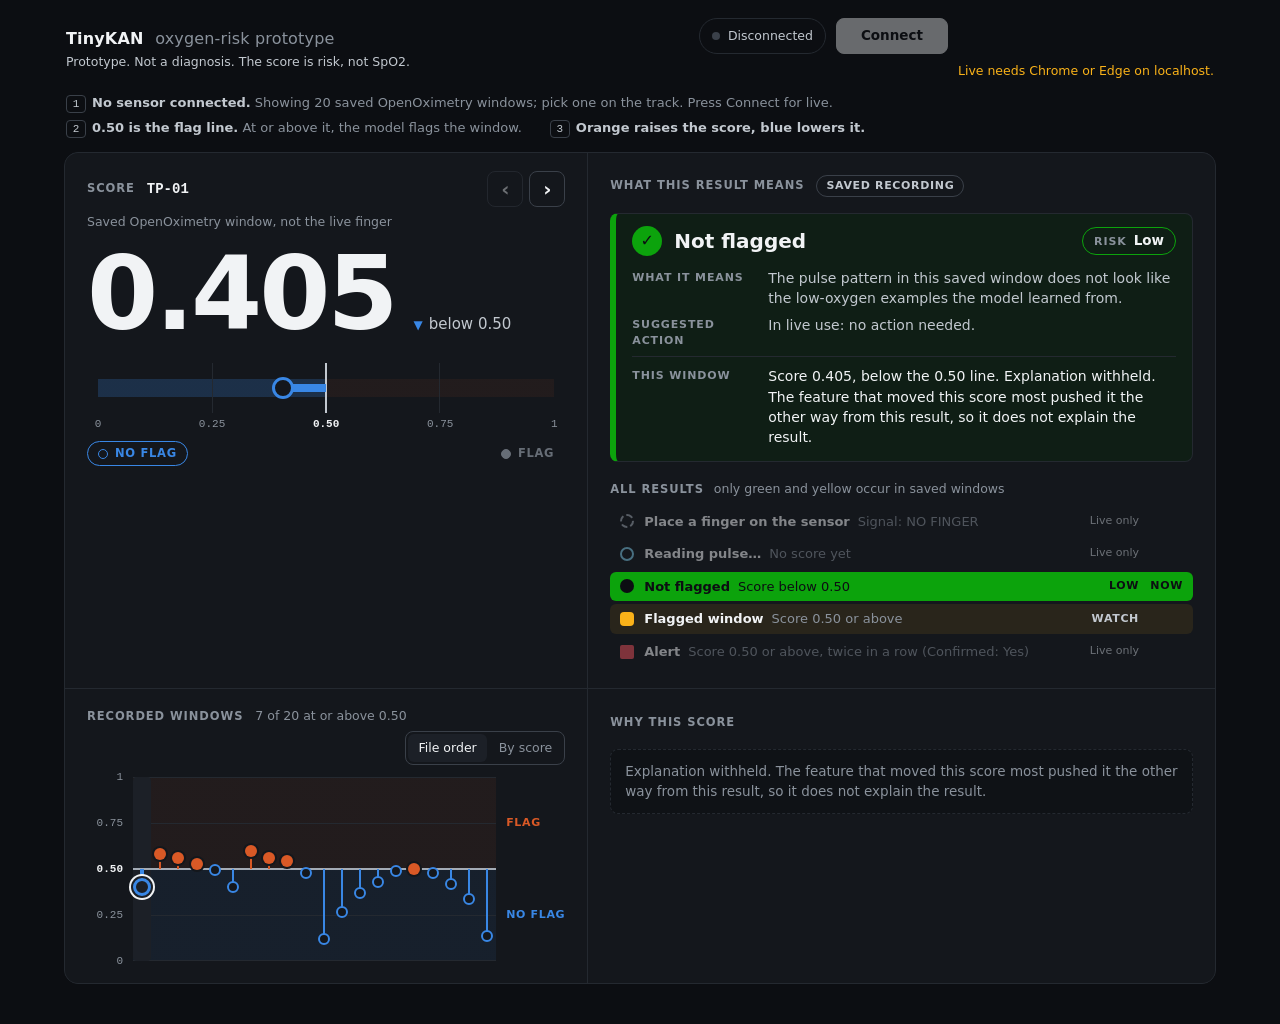
<file: dashboard/index.html>
<!DOCTYPE html>
<html lang="en">
<head>
  <meta charset="UTF-8">
  <meta name="viewport" content="width=device-width, initial-scale=1.0">
  <title>TinyKAN oxygen-risk prototype</title>
  <link rel="stylesheet" href="styles.css">
</head>
<body class="dash" data-mode="replay">
  <a class="skip" href="#main">Skip to dashboard</a>

  <header class="bar">
    <div class="brand">
      <h1>TinyKAN <span>oxygen-risk prototype</span></h1>
      <p class="disclaimer">Prototype. Not a diagnosis. The score is risk, not SpO2.</p>
    </div>
    <div class="link">
      <div class="link-status" role="status" aria-live="polite">
        <span class="dot" id="statusDot" aria-hidden="true"></span>
        <span id="statusText">Disconnected</span>
      </div>
      <button class="primary" id="connectBtn" type="button">Connect</button>
      <p class="not-supported" id="notSupported" hidden>Live needs Chrome or Edge on localhost.</p>
    </div>
  </header>

  <main id="main">
    <!-- How to read, three short steps. Which set shows depends on the mode. -->
    <ol class="howto howto-replay" aria-label="How to read this page">
      <li><b>No sensor connected.</b> Showing 20 saved OpenOximetry windows; pick one on the track. Press Connect for live.</li>
      <li><b>0.50 is the flag line.</b> At or above it, the model flags the window.</li>
      <li><b>Orange raises the score, blue lowers it.</b></li>
    </ol>
    <ol class="howto howto-live" aria-label="How to read this page">
      <li><b>Keep still.</b> First result after about 15 s, then every 5 s.</li>
      <li><b>Two in a row is the alert.</b></li>
      <li><b>The score is not an oxygen reading.</b></li>
    </ol>

    <!-- Recorded OpenOximetry windows. No sensor data exists for these rows. -->
    <section class="view" id="replayView" aria-label="Recorded windows">
      <div class="face replay-face">
        <div class="cell c-score">
          <div class="cell-head">
            <h2>Score</h2>
            <span class="sel-id" id="selId">—</span>
            <div class="stepper">
              <button type="button" id="prevBtn" aria-label="Previous window">&#8249;</button>
              <button type="button" id="nextBtn" aria-label="Next window">&#8250;</button>
            </div>
          </div>
          <p class="src">Saved OpenOximetry window, not the live finger</p>
          <div class="readout" id="replayScore">
            <div class="readout-row">
              <span class="readout-num" data-role="num">—</span>
              <span class="readout-rel" data-role="rel"></span>
            </div>
            <div class="meter" data-role="gauge"></div>
            <div class="zones" aria-hidden="true"><span>No flag</span><span>Flag</span></div>
          </div>
        </div>

        <!-- What this result means: the results guide, current band lit. -->
        <div class="cell c-guide" id="replayGuide">
          <div class="cell-head">
            <h2>What this result means</h2>
            <span class="tag">Saved recording</span>
          </div>
          <div class="guide" data-role="card" data-level="off">
            <div class="guide-head">
              <span class="guide-icon" aria-hidden="true"></span>
              <div class="guide-title" data-role="title">—</div>
              <div class="guide-risk"><span>Risk</span> <b data-role="risk">—</b></div>
            </div>
            <dl class="guide-rows">
              <div><dt>What it means</dt><dd data-role="meaning"></dd></div>
              <div><dt>Suggested action</dt><dd data-role="action"></dd></div>
              <div class="guide-clue"><dt>This window</dt><dd data-role="clue"></dd></div>
            </dl>
          </div>
          <div class="guide-key">
            <span class="label">All results</span>
            <span class="meta">only green and yellow occur in saved windows</span>
          </div>
          <ol class="guide-legend" data-role="legend" aria-label="All results. The current one is marked."></ol>
        </div>

        <div class="cell c-strip">
          <div class="cell-head">
            <h2>Recorded windows</h2>
            <span class="meta" id="windowCount"></span>
            <div class="seg" role="group" aria-label="Order">
              <button type="button" id="orderFile" aria-pressed="true">File order</button>
              <button type="button" id="orderScore" aria-pressed="false">By score</button>
            </div>
          </div>
          <div class="strip-wrap" id="stripWrap">
            <div class="strip-axis" id="stripAxis" aria-hidden="true"></div>
            <div class="strip" id="windowList" role="listbox" tabindex="0" aria-label="Firmware score per window against 0.50. Arrow keys select."></div>
            <div class="strip-zones" aria-hidden="true"><span>Flag</span><span>No flag</span></div>
          </div>
        </div>

        <div class="cell c-why">
          <div class="cell-head"><h2>Why this score</h2></div>
          <div class="drivers" id="replayDrivers" role="list"></div>
        </div>
      </div>
    </section>

    <!-- Live Bluetooth from OxygenRiskDemo. -->
    <section class="view" id="liveView" aria-label="Live" hidden>
      <div class="face live-face">
        <!-- 1. Verdict, score, Candidate / Confirmed. -->
        <div class="cell c-score">
          <div class="cell-head">
            <h2>Score</h2>
            <span class="tag live-tag">Live</span>
            <span class="tag held" id="heldTag" hidden>last window</span>
          </div>
          <div class="verdict" id="verdict" data-level="off" role="status" aria-live="polite">
            <span class="verdict-icon" aria-hidden="true"></span>
            <div class="verdict-text">
              <div class="verdict-title" id="verdictTitle">—</div>
              <div class="verdict-detail" id="verdictDetail"></div>
            </div>
            <div class="warm" id="warm" hidden><span id="warmBar"></span></div>
          </div>
          <div class="readout" id="liveScore">
            <div class="readout-row">
              <span class="readout-num" data-role="num">—</span>
              <span class="readout-rel" data-role="rel"></span>
            </div>
            <div class="meter" data-role="gauge"></div>
            <div class="zones" aria-hidden="true"><span>No flag</span><span>Flag</span></div>
          </div>
          <div class="lamps">
            <div class="lamp" id="candidateTile">
              <div class="label">Candidate <span>≥ 0.50</span></div>
              <div class="lamp-value" id="candidateValue">—</div>
              <div class="hint">This window over the line?</div>
            </div>
            <div class="lamp" id="confirmedTile">
              <div class="label">Confirmed <span>N = 2</span></div>
              <div class="lamp-value" id="confirmedValue">—</div>
              <div class="hint">Two windows in a row?</div>
            </div>
          </div>
        </div>

        <!-- What this result means: the results guide, current band lit. -->
        <div class="cell c-guide" id="liveGuide">
          <div class="cell-head"><h2>What this result means</h2></div>
          <div class="guide" data-role="card" data-level="off" role="status" aria-live="polite">
            <div class="guide-head">
              <span class="guide-icon" aria-hidden="true"></span>
              <div class="guide-title" data-role="title">—</div>
              <div class="guide-risk"><span>Risk</span> <b data-role="risk">—</b></div>
            </div>
            <dl class="guide-rows">
              <div><dt>What it means</dt><dd data-role="meaning"></dd></div>
              <div><dt>Suggested action</dt><dd data-role="action"></dd></div>
              <div class="guide-clue"><dt>Right now</dt><dd data-role="clue"></dd></div>
            </dl>
          </div>
          <div class="guide-key">
            <span class="label">All results</span>
            <span class="meta">the current one is marked</span>
          </div>
          <ol class="guide-legend" data-role="legend" aria-label="All results. The current one is marked."></ol>
        </div>

        <!-- 2. Sensor: signal, SpO2 est, HR, model sat. est (newer images), infrared counts. -->
        <div class="cell c-sensor">
          <div class="cell-head"><h2>Sensor</h2></div>
          <div class="readings">
            <div class="reading" id="signalTile">
              <div class="label">Signal</div>
              <div class="reading-value" id="signalValue">—</div>
              <div class="hint">Finger placement</div>
            </div>
            <div class="reading" id="spo2Tile">
              <div class="label">SpO2 est</div>
              <div class="reading-value" id="spo2Value">—</div>
              <div class="hint">Red/IR estimate · uncalibrated · not the model</div>
            </div>
            <div class="reading" id="hrTile">
              <div class="label">HR</div>
              <div class="reading-value" id="hrValue">—</div>
              <div class="hint">Beats per minute</div>
            </div>
            <!-- Field 10, newer images only. Label and note from dashboard_core.js. -->
            <div class="reading" id="satTile" hidden>
              <div class="label" id="satLabel"></div>
              <div class="reading-value" id="satValue">—</div>
              <div class="hint" id="satNote"></div>
            </div>
          </div>
          <div class="trace">
            <div class="trace-head">
              <span class="label">Infrared counts</span>
              <span class="trace-note">moves when the finger moves</span>
              <span class="trace-now" id="irNow">—</span>
            </div>
            <canvas id="irTrace" role="img" aria-label="Infrared counts"></canvas>
          </div>
        </div>

        <!-- 3. Why this score, then the recent windows. -->
        <div class="cell c-why">
          <div class="cell-head"><h2>Why this score</h2><span class="meta" id="xaiRefNote" hidden></span></div>
          <div class="drivers" id="liveDrivers" role="list"></div>

          <div class="cell-head sub">
            <h2>Recent windows</h2>
            <span class="meta">one row per result</span>
          </div>
          <table class="recent">
            <thead>
              <tr><th scope="col">Time</th><th scope="col" class="c-track"><span class="sr">Score vs 0.50</span></th><th scope="col">Score</th><th scope="col">≥ 0.50</th><th scope="col">Alert</th><th scope="col">Main clue</th></tr>
            </thead>
            <tbody id="recentBody"></tbody>
          </table>
        </div>
      </div>

      <details class="sentence">
        <summary>Text summary</summary>
        <p id="liveSentence"></p>
      </details>
    </section>
  </main>

  <script src="dashboard_core.js"></script>
  <script src="dashboard_view.js"></script>
  <script src="replay_windows.js"></script>
  <script src="app.js"></script>
</body>
</html>
</file>
<file: dashboard/styles.css>
:root {
  color-scheme: dark;
  --plane: #0c0e12;
  --surface: #14171c;
  --surface-2: #1c2027;
  --well: #0f1216;
  --line: #242930;
  --axis: #3a4049;
  --threshold: #a3abb5;
  --ink: #f1f3f5;
  --ink-2: #c2c8cf;
  --ink-3: #8a929c;
  /* Diverging pair, validated for CVD on --surface: warm = at or above 0.50 and
     toward risk; cool = below 0.50 and toward normal. Never color alone. */
  --risk: #d95926;
  --normal: #3987e5;
  --good: #0ca30c;
  --warning: #fab219;
  /* Faint washes of the same pair, for the flag / no-flag halves of a scale. */
  --risk-wash: rgba(217, 89, 38, 0.07);
  --normal-wash: rgba(57, 135, 229, 0.08);
  --sans: system-ui, -apple-system, "Segoe UI", sans-serif;
  --mono: "Cascadia Mono", "Cascadia Code", Consolas, ui-monospace, monospace;
  --radius: 10px;
  --bg: var(--surface);
}

* { box-sizing: border-box; margin: 0; padding: 0; }

/* =========================================================================
   Shared with survey.html. The survey loads this file and is mid-pilot, so
   its graded stimulus must look the same for every participant. Leave this
   section alone until the pilot closes; restyle the dashboard further down,
   under body.dash.
   ========================================================================= */

body {
  font-family: var(--sans);
  font-size: 15px;
  line-height: 1.45;
  background: var(--plane);
  color: var(--ink);
  min-height: 100dvh;
  max-width: 1160px;
  margin: 0 auto;
  padding: 20px 24px 32px;
}

[hidden] { display: none !important; }

.skip {
  position: absolute;
  left: 12px;
  top: 12px;
  padding: 8px 14px;
  background: var(--ink);
  color: var(--plane);
  border-radius: 8px;
  font-weight: 600;
  text-decoration: none;
  transform: translateY(-200%);
}
.skip:focus { transform: none; z-index: 10; }

.sr {
  position: absolute;
  width: 1px;
  height: 1px;
  overflow: hidden;
  clip: rect(0 0 0 0);
  white-space: nowrap;
}

.topbar {
  display: flex;
  flex-wrap: wrap;
  align-items: center;
  justify-content: space-between;
  gap: 12px 24px;
  padding-bottom: 16px;
  margin-bottom: 20px;
  border-bottom: 1px solid var(--line);
}
h1 { font-size: 17px; font-weight: 650; letter-spacing: 0.01em; }
h1 span { font-weight: 400; color: var(--ink-3); margin-left: 6px; }
.disclaimer { font-size: 13px; color: var(--ink-2); margin-top: 2px; }

button {
  font: inherit;
  font-size: 13.5px;
  font-weight: 600;
  color: var(--ink);
  background: transparent;
  border: 1px solid var(--axis);
  border-radius: 8px;
  min-height: 36px;
  padding: 6px 14px;
  cursor: pointer;
  touch-action: manipulation;
  transition: background-color 140ms ease-out, border-color 140ms ease-out;
}
button:hover { background: var(--surface-2); }
button:focus-visible { outline: 2px solid var(--ink); outline-offset: 2px; }
button:disabled { opacity: 0.4; cursor: not-allowed; }
button:disabled:hover { background: transparent; }
button.primary { background: var(--ink); color: var(--plane); border-color: var(--ink); min-width: 112px; }
button.primary:hover { background: #d9dde2; }

.panel {
  background: var(--surface);
  border: 1px solid var(--line);
  border-radius: var(--radius);
  padding: 16px 18px 18px;
  min-width: 0;
}
.panel-head {
  display: flex;
  flex-wrap: wrap;
  align-items: center;
  gap: 8px 10px;
  margin-bottom: 14px;
  min-height: 32px;
}
h2, .label {
  font-size: 11.5px;
  font-weight: 600;
  letter-spacing: 0.08em;
  text-transform: uppercase;
  color: var(--ink-3);
}
.label span { letter-spacing: 0.02em; text-transform: none; color: var(--ink-3); font-weight: 400; margin-left: 4px; }
.tag {
  font-size: 11px;
  font-weight: 600;
  letter-spacing: 0.06em;
  text-transform: uppercase;
  color: var(--ink-2);
  border: 1px solid var(--axis);
  border-radius: 999px;
  padding: 2px 9px;
}
.muted { color: var(--ink-3); font-size: 13.5px; }

/* Score track: shared by the survey gauge and the dashboard gauge and table. */

.track {
  position: relative;
  display: block;
  height: 100%;
  min-height: 18px;
  background:
    linear-gradient(var(--line), var(--line)) 25% 0 / 1px 100% no-repeat,
    linear-gradient(var(--line), var(--line)) 75% 0 / 1px 100% no-repeat;
}
.track::before {
  content: "";
  position: absolute;
  left: var(--t, 50%);
  top: 0;
  bottom: 0;
  width: 1px;
  background: var(--threshold);
}
.track .stem {
  position: absolute;
  top: 50%;
  height: 2px;
  transform: translateY(-50%);
  background: var(--axis);
}
.track .mark {
  position: absolute;
  top: 50%;
  width: 10px;
  height: 10px;
  border-radius: 50%;
  transform: translate(-50%, -50%);
}
.track[data-side="above"] .stem { background: var(--risk); }
.track[data-side="below"] .stem { background: var(--normal); }
/* Filled at or above 0.50, hollow below: shape carries the decision. */
.track[data-side="above"] .mark { background: var(--risk); box-shadow: 0 0 0 2px var(--bg); }
.track[data-side="below"] .mark { background: var(--bg); border: 2px solid var(--normal); }

.track.lg { height: 44px; }
.track.lg::before { width: 2px; margin-left: -0.5px; }
.track.lg .stem { height: 8px; }
.track.lg[data-side="above"] .stem { border-radius: 0 4px 4px 0; }
.track.lg[data-side="below"] .stem { border-radius: 4px 0 0 4px; }
.track.lg .mark { width: 18px; height: 18px; }
.track.lg[data-side="below"] .mark { border-width: 3px; }

/* Score readout (survey window card). */

.score .label { margin-bottom: 4px; }
.score-row { display: flex; flex-wrap: wrap; align-items: baseline; gap: 6px 16px; }
.score-num { font-size: 64px; font-weight: 600; line-height: 1.05; letter-spacing: -0.02em; }
.score[data-side="none"] .score-num { color: var(--ink-3); }
.score-rel { font-size: 15px; color: var(--ink-2); }
.score-rel .glyph { margin-right: 6px; font-size: 12px; }
.score[data-side="above"] .glyph { color: var(--risk); }
.score[data-side="below"] .glyph { color: var(--normal); }
.gauge { margin-top: 10px; padding: 0 9px; }
.gauge-ticks { position: relative; display: block; height: 18px; margin-top: 4px; }
.gauge-ticks i {
  position: absolute;
  top: 0;
  transform: translateX(-50%);
  font-style: normal;
  font-family: var(--mono);
  font-size: 11px;
  color: var(--ink-3);
  font-variant-numeric: tabular-nums;
}
.gauge-ticks i.t { color: var(--ink); font-weight: 600; }
/* Faint halves behind the big gauge: left of 0.50 no flag, right flag. */
.gauge .track.lg {
  background:
    linear-gradient(var(--line), var(--line)) 25% 0 / 1px 100% no-repeat,
    linear-gradient(var(--line), var(--line)) 75% 0 / 1px 100% no-repeat,
    linear-gradient(90deg, rgba(57, 135, 229, 0.10) 0 50%, rgba(217, 89, 38, 0.10) 50% 100%) 0 50% / 100% 14px no-repeat;
}

/* Signed driver bars. */

.drivers-block { margin-top: 26px; }
.drivers-block > .label { margin-bottom: 6px; }
.driver,
.driver-axis {
  display: grid;
  grid-template-columns: minmax(130px, 210px) minmax(0, 1fr) 96px;
  gap: 14px;
  align-items: center;
}
.driver { padding: 9px 0; border-bottom: 1px solid var(--line); }
.driver-name {
  display: block;
  font-family: var(--mono);
  font-size: 13px;
  color: var(--ink);
  overflow-wrap: anywhere;
}
.driver-gloss { display: block; font-size: 12.5px; color: var(--ink-3); }
.driver-track { position: relative; height: 24px; }
.driver-track::before {
  content: "";
  position: absolute;
  left: 50%;
  top: 0;
  bottom: 0;
  width: 1px;
  background: var(--threshold);
}
.driver-bar {
  position: absolute;
  top: 50%;
  height: 12px;
  transform: translateY(-50%);
  transition: width 160ms ease-out, left 160ms ease-out;
}
.driver.risk .driver-bar { background: var(--risk); border-radius: 0 4px 4px 0; }
.driver.normal .driver-bar { background: var(--normal); border-radius: 4px 0 0 4px; }
.driver-value { text-align: right; }
.driver-delta {
  display: block;
  font-family: var(--mono);
  font-size: 13.5px;
  color: var(--ink);
  font-variant-numeric: tabular-nums;
}
.driver-dir { display: block; font-size: 12px; color: var(--ink-3); }
.driver-axis { padding-top: 6px; }
.driver-scale { display: block; }
.driver-ticks,
.driver-sides { display: flex; justify-content: space-between; }
.driver-ticks i,
.driver-sides i { font-style: normal; font-size: 11px; color: var(--ink-3); }
.driver-ticks i { font-family: var(--mono); font-variant-numeric: tabular-nums; }

@media (max-width: 560px) {
  body { padding: 14px 14px 24px; }
  .score-num { font-size: 52px; }
  .driver { grid-template-columns: minmax(0, 1fr) 84px; row-gap: 6px; }
  .driver-label { grid-column: 1 / -1; }
  .driver-axis { grid-template-columns: minmax(0, 1fr) 84px; }
  .driver-axis > span:first-child { display: none; }
}

@media (forced-colors: active) {
  .track, .driver-track { forced-color-adjust: none; }
}

@media (prefers-reduced-motion: reduce) {
  *, *::before, *::after { transition-duration: 0.01ms !important; }
}

/* =========================================================================
   Dashboard face: index.html only. Rules here either sit under body.dash or
   use class names the survey never renders.

   One instrument: a single face split by hairlines into cells. The score is
   the largest thing on it. Shape repeats every color: filled at or above
   0.50, hollow below.
   ========================================================================= */

body.dash {
  max-width: 1200px;
  padding: 0 24px 40px;
  /* Status bands from the supervisor results guide. They colour the verdict
     and the result guide only; blue and orange stay for score side and driver
     direction. A title and a risk word always say the same thing. */
  --band-grey: #9aa3ad;
  --band-blue: #7cc6e4;
  --band-green: var(--good);
  --band-yellow: var(--warning);
  --band-red: #e8505b;
}
.verdict[data-level="off"], .guide[data-level="off"], .guide-legend [data-level="off"] { --band: var(--band-grey); }
.verdict[data-level="wait"], .guide[data-level="wait"], .guide-legend [data-level="wait"] { --band: var(--band-blue); }
.verdict[data-level="clear"], .guide[data-level="clear"], .guide-legend [data-level="clear"] { --band: var(--band-green); }
.verdict[data-level="watch"], .guide[data-level="watch"], .guide-legend [data-level="watch"] { --band: var(--band-yellow); }
.verdict[data-level="alert"], .guide[data-level="alert"], .guide-legend [data-level="alert"] { --band: var(--band-red); }

/* ---- Header ------------------------------------------------------------ */

.bar {
  display: flex;
  flex-wrap: wrap;
  align-items: center;
  justify-content: space-between;
  gap: 10px 24px;
  padding: 18px 2px 14px;
}
.dash h1 { font-size: 16px; }
.dash .disclaimer { font-size: 12.5px; }

.link { display: flex; flex-wrap: wrap; align-items: center; gap: 8px 10px; }
.link-status {
  display: flex;
  align-items: center;
  gap: 8px;
  min-height: 36px;
  padding: 0 12px;
  border: 1px solid var(--line);
  border-radius: 999px;
  font-size: 12.5px;
  color: var(--ink-2);
}
.dot {
  flex: none;
  width: 8px;
  height: 8px;
  border-radius: 50%;
  background: var(--axis);
  transition: box-shadow 160ms ease-out;
}
.dot.connected { background: var(--good); }
/* Packet received: a neutral hairline ring for link traffic. Not a glow, and
   not a heartbeat. */
.dot.pulse { box-shadow: 0 0 0 2px var(--surface), 0 0 0 3px var(--ink-3); }
.not-supported { flex-basis: 100%; text-align: right; font-size: 12.5px; color: var(--warning); }
button.primary.connected { background: transparent; color: var(--ink); border-color: var(--axis); }
button.primary.connected:hover { background: var(--surface-2); }

/* ---- How to read: one quiet line, mode-specific ------------------------- */

.howto {
  list-style: none;
  counter-reset: step;
  display: flex;
  flex-wrap: wrap;
  gap: 6px 28px;
  margin: 0 2px 14px;
  font-size: 13px;
  color: var(--ink-3);
}
.howto li { counter-increment: step; position: relative; padding-left: 26px; }
.howto li::before {
  content: counter(step);
  position: absolute;
  left: 0;
  top: 1px;
  min-width: 18px;
  font-family: var(--mono);
  font-size: 11px;
  line-height: 16px;
  text-align: center;
  color: var(--ink-2);
  border: 1px solid var(--axis);
  border-radius: 4px;
}
.howto b { color: var(--ink-2); font-weight: 600; }
body[data-mode="live"] .howto-replay,
body[data-mode="replay"] .howto-live { display: none; }

/* ---- Face and cells ---------------------------------------------------- */

.view { display: grid; gap: 12px; }

.face {
  display: grid;
  grid-template-columns: minmax(0, 5fr) minmax(0, 6fr);
  gap: 1px;
  background: var(--line);
  border: 1px solid var(--line);
  border-radius: 14px;
  overflow: hidden;
}
/* What the result means sits beside the score it explains. */
.replay-face { grid-template-areas: "score guide" "strip why"; }
.live-face { grid-template-areas: "score guide" "sensor why"; }

.cell {
  --pad-x: 22px;
  background: var(--surface);
  padding: 18px var(--pad-x) 22px;
  min-width: 0;
}
.c-score { grid-area: score; }
.c-why { grid-area: why; }
.c-sensor { grid-area: sensor; }
.c-strip { grid-area: strip; }
.c-guide { grid-area: guide; }

.cell-head {
  display: flex;
  flex-wrap: wrap;
  align-items: center;
  gap: 6px 12px;
  min-height: 30px;
  margin-bottom: 12px;
}
/* Second heading inside a cell: full-bleed hairline above it. */
.cell-head.sub {
  margin: 26px calc(-1 * var(--pad-x)) 10px;
  padding: 16px var(--pad-x) 0;
  border-top: 1px solid var(--line);
}
.meta { font-size: 12.5px; color: var(--ink-3); }
.hint { margin-top: 3px; font-size: 12px; color: var(--ink-3); }

.tag.live-tag { color: var(--ink); border-color: var(--good); }
.tag.held { color: var(--ink-3); text-transform: none; letter-spacing: 0.02em; font-weight: 400; }
.sel-id { font-family: var(--mono); font-size: 14px; font-weight: 600; color: var(--ink); }
.src { margin: -6px 0 12px; font-size: 12.5px; color: var(--ink-3); }

.stepper { margin-left: auto; display: flex; gap: 6px; }
.stepper button { width: 36px; padding: 0; font-size: 20px; line-height: 1; }

.seg {
  margin-left: auto;
  display: inline-flex;
  border: 1px solid var(--axis);
  border-radius: 8px;
  padding: 2px;
  gap: 2px;
}
.seg button { border: 0; min-height: 28px; padding: 3px 10px; font-size: 12.5px; font-weight: 500; color: var(--ink-3); border-radius: 6px; }
.seg button[aria-pressed="true"] { background: var(--surface-2); color: var(--ink); }

/* ---- Score readout: number, relation, gauge, flag zone ------------------ */

.readout-row { display: flex; flex-wrap: wrap; align-items: baseline; gap: 4px 18px; }
.readout-num {
  font-size: clamp(60px, 8vw, 104px);
  font-weight: 600;
  line-height: 1;
  letter-spacing: -0.03em;
  font-variant-numeric: tabular-nums;
}
.readout[data-side="none"] .readout-num { color: var(--axis); font-weight: 300; }
.readout-rel { font-size: 15px; color: var(--ink-2); white-space: nowrap; }
.readout-rel .glyph { margin-right: 6px; font-size: 12px; }
.readout[data-side="above"] .glyph { color: var(--risk); }
.readout[data-side="below"] .glyph { color: var(--normal); }

.meter { margin-top: 18px; padding: 0 11px; }
/* The half the mark sits in is washed a little stronger. */
.dash .meter .track.lg {
  --lo: var(--normal-wash);
  --hi: var(--risk-wash);
  height: 50px;
  background:
    linear-gradient(var(--line), var(--line)) 25% 0 / 1px 100% no-repeat,
    linear-gradient(var(--line), var(--line)) 75% 0 / 1px 100% no-repeat,
    linear-gradient(90deg, var(--lo) 0 var(--t, 50%), var(--hi) var(--t, 50%) 100%) 0 50% / 100% 18px no-repeat;
}
.dash .meter .track.lg[data-side="above"] { --hi: rgba(217, 89, 38, 0.22); }
.dash .meter .track.lg[data-side="below"] { --lo: rgba(57, 135, 229, 0.22); }
.dash .meter .track.lg::before { width: 2px; margin-left: -1px; background: var(--ink-2); }
.dash .meter .track.lg .mark { width: 22px; height: 22px; }

.zones {
  display: flex;
  justify-content: space-between;
  margin-top: 6px;
  font-size: 11.5px;
  font-weight: 650;
  letter-spacing: 0.06em;
  text-transform: uppercase;
  color: var(--ink-3);
}
.zones span {
  display: inline-flex;
  align-items: center;
  gap: 7px;
  padding: 3px 10px;
  border: 1px solid transparent;
  border-radius: 999px;
}
.zones span::before {
  content: "";
  width: 8px;
  height: 8px;
  border-radius: 50%;
  border: 1.5px solid currentColor;
}
.zones span:last-child::before { background: currentColor; }
/* Lit zone: outlined for no flag, filled for flag, same as the marks. */
.readout[data-side="below"] .zones span:first-child { color: var(--normal); border-color: var(--normal); }
.readout[data-side="above"] .zones span:last-child { color: var(--plane); background: var(--risk); border-color: var(--risk); }
.readout[data-side="above"] .zones span:first-child,
.readout[data-side="below"] .zones span:last-child { opacity: 0.7; }

/* ---- Live verdict ------------------------------------------------------ */

.verdict {
  --band: var(--axis);
  position: relative;
  display: flex;
  align-items: center;
  gap: 14px;
  padding: 12px 14px 14px;
  margin-bottom: 18px;
  background: var(--well);
  border: 1px solid var(--line);
  border-left: 4px solid var(--band);
  border-radius: 8px;
  overflow: hidden;
}
/* Icon shape repeats the band colour: dashed ring, dots, tick, !, !!. */
.verdict-icon,
.guide-icon {
  flex: none;
  width: 30px;
  height: 30px;
  border-radius: 50%;
  display: grid;
  place-items: center;
  font-size: 16px;
  font-weight: 700;
  color: var(--plane);
  background: var(--band);
}
.verdict-title { font-size: 22px; font-weight: 650; line-height: 1.2; }
.verdict-detail { font-size: 13px; color: var(--ink-2); }
:is(.verdict, .guide)[data-level="clear"] :is(.verdict-icon, .guide-icon)::before { content: "\2713"; }
:is(.verdict, .guide)[data-level="watch"] :is(.verdict-icon, .guide-icon) { border-radius: 6px; }
:is(.verdict, .guide)[data-level="watch"] :is(.verdict-icon, .guide-icon)::before { content: "!"; }
:is(.verdict, .guide)[data-level="alert"] { border-color: var(--band); background: color-mix(in srgb, var(--band) 14%, var(--well)); }
:is(.verdict, .guide)[data-level="alert"] :is(.verdict-icon, .guide-icon) { border-radius: 4px; }
:is(.verdict, .guide)[data-level="alert"] :is(.verdict-icon, .guide-icon)::before { content: "!!"; font-size: 14px; }
:is(.verdict, .guide)[data-level="wait"] :is(.verdict-icon, .guide-icon)::before { content: "\2026"; }
:is(.verdict, .guide)[data-level="off"] :is(.verdict-icon, .guide-icon) { background: transparent; border: 2px dashed var(--band); }
.verdict[data-level="off"] .verdict-title,
.verdict[data-level="wait"] .verdict-title { color: var(--ink-2); }
.warm { position: absolute; left: 0; right: 0; bottom: 0; height: 3px; background: var(--line); }
.warm span { display: block; height: 100%; width: 0; background: var(--ink-2); transition: width 400ms linear; }

/* ---- What this result means: card for the current band, then all five --- */

.guide {
  --band: var(--axis);
  padding: 12px 16px 14px;
  background: color-mix(in srgb, var(--band) 8%, var(--well));
  border: 1px solid var(--line);
  border-left: 6px solid var(--band);
  border-radius: 8px;
}
.guide-head { display: flex; flex-wrap: wrap; align-items: center; gap: 8px 12px; }
.guide-title { font-size: 20px; font-weight: 650; line-height: 1.2; }
.guide-risk {
  margin-left: auto;
  display: inline-flex;
  align-items: baseline;
  gap: 7px;
  padding: 3px 11px;
  border: 1px solid var(--band);
  border-radius: 999px;
  font-size: 13.5px;
  white-space: nowrap;
}
.guide-risk span,
.guide-rows dt {
  font-size: 11px;
  font-weight: 600;
  letter-spacing: 0.08em;
  text-transform: uppercase;
  color: var(--ink-3);
}
.guide-risk b { font-weight: 650; }
.guide-rows { display: grid; gap: 7px; margin-top: 12px; }
.guide-rows > div { display: grid; grid-template-columns: 124px minmax(0, 1fr); gap: 2px 12px; }
.guide-rows dt { padding-top: 2px; }
.guide-rows dd { font-size: 14px; color: var(--ink-2); }
.guide-clue { padding-top: 9px; border-top: 1px solid var(--line); }
.guide-rows .guide-clue dd { color: var(--ink); }
/* CLIPPED: the clue carries the words; the row edge repeats it. */
.guide[data-caution="true"] .guide-clue { border-top: 2px solid var(--warning); }
.guide[data-caution="true"] .guide-clue dt { color: var(--warning); }

.guide-key { display: flex; flex-wrap: wrap; align-items: baseline; gap: 2px 10px; margin: 18px 0 8px; }

/* The printed chart, muted, with the current row filled in its colour. */
.guide-legend { list-style: none; display: grid; gap: 3px; }
.guide-legend li {
  --band: var(--axis);
  display: grid;
  grid-template-columns: 14px minmax(0, 1fr) auto 34px;
  align-items: center;
  gap: 2px 10px;
  padding: 6px 10px;
  border-radius: 6px;
  font-size: 13px;
  line-height: 1.35;
  color: var(--ink-3);
  background: color-mix(in srgb, var(--band) 9%, transparent);
}
.guide-legend b { font-weight: 600; color: var(--ink); margin-right: 8px; }
.guide-legend .lg-risk {
  font-size: 11px;
  font-weight: 650;
  letter-spacing: 0.06em;
  text-transform: uppercase;
  text-align: right;
  color: var(--ink-2);
}
.guide-legend .lg-now { font-size: 11px; font-weight: 700; letter-spacing: 0.06em; text-transform: uppercase; text-align: right; }
.guide-legend .sw { width: 14px; height: 14px; border-radius: 50%; background: var(--band); }
.guide-legend [data-level="off"] .sw { background: transparent; border: 2px dashed var(--band); }
.guide-legend [data-level="wait"] .sw { background: transparent; border: 2px solid var(--band); }
.guide-legend [data-level="watch"] .sw { border-radius: 4px; }
.guide-legend [data-level="alert"] .sw { border-radius: 2px; }
.guide-legend li[aria-current="true"] { background: var(--band); color: var(--plane); }
.guide-legend li[aria-current="true"] :is(b, .lg-risk, .lg-now) { color: var(--plane); }
.guide-legend li[aria-current="true"] .sw { border-color: var(--plane); }
.guide-legend li[aria-current="true"]:is([data-level="clear"], [data-level="watch"], [data-level="alert"]) .sw { background: var(--plane); }
/* Replay: rows that cannot occur in saved windows. */
.guide-legend li[data-available="false"] { opacity: 0.5; background: none; }
.guide-legend li[data-available="false"] .lg-risk { font-weight: 500; letter-spacing: 0; text-transform: none; }

/* ---- Candidate / Confirmed lamps --------------------------------------- */

.lamps {
  display: grid;
  grid-template-columns: minmax(0, 1fr) minmax(0, 1fr);
  margin-top: 20px;
  border-top: 1px solid var(--line);
}
.lamp { padding-top: 12px; min-width: 0; }
.lamp + .lamp { padding-left: 16px; border-left: 1px solid var(--line); }
.lamp-value {
  display: flex;
  align-items: center;
  gap: 10px;
  margin-top: 4px;
  font-size: 22px;
  font-weight: 600;
  line-height: 1.2;
}
.lamp-value::before {
  content: "";
  flex: none;
  width: 12px;
  height: 12px;
  border-radius: 50%;
  border: 2px solid var(--ink-3);
}
.lamp[data-on="yes"] .lamp-value::before { background: var(--risk); border-color: var(--risk); }
.lamp[data-on="none"] .lamp-value { color: var(--ink-3); }
.lamp[data-on="none"] .lamp-value::before { border-style: dashed; border-color: var(--axis); }

/* ---- Sensor readings and infrared counts ------------------------------- */

.readings { display: grid; grid-template-columns: repeat(3, minmax(0, 1fr)); }
.readings[data-n="4"] { grid-template-columns: repeat(4, minmax(0, 1fr)); }
.reading { min-width: 0; padding: 0 16px; border-left: 1px solid var(--line); }
.reading:first-child { padding-left: 0; border-left: 0; }
.reading-value {
  display: flex;
  align-items: center;
  gap: 9px;
  margin-top: 4px;
  font-size: 28px;
  font-weight: 600;
  line-height: 1.15;
  font-variant-numeric: tabular-nums;
  overflow-wrap: anywhere;
}
/* Signal is a word, not a number. */
#signalValue { font-size: 20px; line-height: 1.6; }
.reading[data-tone="ok"] .reading-value::before,
.reading[data-tone="warn"] .reading-value::before {
  content: "";
  flex: none;
  width: 10px;
  height: 10px;
  border-radius: 50%;
}
.reading[data-tone="ok"] .reading-value::before { background: var(--good); }
.reading[data-tone="warn"] .reading-value::before { background: var(--warning); border-radius: 2px; }
.reading[data-tone="warn"] .reading-value { color: var(--warning); }
.reading[data-tone="off"] .reading-value,
.reading[data-tone="none"] .reading-value { color: var(--ink-3); }

.trace { margin-top: 20px; }
.trace-head { display: flex; flex-wrap: wrap; align-items: baseline; gap: 4px 10px; margin-bottom: 8px; }
.trace-note { font-size: 12px; color: var(--ink-3); }
.trace-now {
  margin-left: auto;
  font-family: var(--mono);
  font-size: 13px;
  color: var(--ink);
  font-variant-numeric: tabular-nums;
}
#irTrace {
  display: block;
  width: 100%;
  height: 120px;
  background: var(--well);
  border: 1px solid var(--line);
  border-radius: 8px;
}

/* ---- Why this score ---------------------------------------------------- */

.dash .driver,
.dash .driver-axis { grid-template-columns: minmax(150px, 220px) minmax(0, 1fr) 92px; }
.dash .driver { padding: 11px 0; }
.dash .drivers > div.driver:first-of-type { border-top: 1px solid var(--line); }
/* Thin rail so the bar reads against the full ±scale. */
.dash .driver-track {
  height: 28px;
  background: linear-gradient(var(--line), var(--line)) 0 50% / 100% 1px no-repeat;
}
.dash .driver-bar { height: 14px; }
.dash .driver-delta { font-size: 14px; }
.dash .driver-axis { padding-top: 8px; }
.driver-plain { display: block; font-size: 14.5px; line-height: 1.3; color: var(--ink); }
.driver-code {
  display: block;
  margin-top: 1px;
  font-family: var(--mono);
  font-size: 11.5px;
  color: var(--ink-3);
  overflow-wrap: anywhere;
}
/* Measures line and lead icon. Operator page only; the survey never emits these. */
.dash .driver-measures {
  display: block;
  margin-top: 3px;
  font-size: 12px;
  line-height: 1.35;
  color: var(--ink-2);
}
.dash .driver-icon {
  display: block;
  margin-bottom: 6px;
  color: var(--ink-2);
  line-height: 0;
}
.dash .driver-icon svg { display: block; }
/* Explanation withheld (explanationGate): replaces the bars, no bars below. */
.dash .driver-withheld {
  margin: 0;
  padding: 12px 14px;
  background: var(--well);
  border: 1px dashed var(--line);
  border-radius: 8px;
  color: var(--ink-3);
  font-size: 13.5px;
  line-height: 1.45;
}
.recent .c-feat.withheld { color: var(--ink-3); font-style: italic; }
/* Shown bars: definition line, then the reading of the three bars together. */
.dash .driver-note {
  margin: 0 0 6px;
  font-size: 12.5px;
  line-height: 1.4;
  color: var(--ink-3);
}
.dash .driver-summary {
  margin: 0 0 10px;
  font-size: 14px;
  line-height: 1.35;
  font-weight: 600;
  color: var(--ink);
}

/* ---- Recorded windows: 20 marks against 0.50 --------------------------- */

.strip-wrap {
  --strip-h: 184px;
  display: grid;
  grid-template-columns: 36px minmax(0, 1fr) auto;
  gap: 10px;
}
.strip-axis,
.strip,
.strip-zones { height: var(--strip-h); }
.strip-axis { position: relative; }
.strip-axis i {
  position: absolute;
  right: 0;
  transform: translateY(50%);
  font-style: normal;
  font-family: var(--mono);
  font-size: 11px;
  line-height: 1;
  color: var(--ink-3);
  font-variant-numeric: tabular-nums;
}
.strip-axis i.t { color: var(--ink); font-weight: 600; }

.strip {
  position: relative;
  display: grid;
  grid-auto-flow: column;
  grid-auto-columns: minmax(0, 1fr);
  outline: none;
  background:
    linear-gradient(var(--line), var(--line)) 0 0 / 100% 1px no-repeat,
    linear-gradient(var(--line), var(--line)) 0 25% / 100% 1px no-repeat,
    linear-gradient(var(--line), var(--line)) 0 75% / 100% 1px no-repeat,
    linear-gradient(var(--line), var(--line)) 0 100% / 100% 1px no-repeat,
    linear-gradient(to top, var(--normal-wash) 0 var(--t, 50%), var(--risk-wash) var(--t, 50%) 100%);
}
/* The 0.50 line, drawn over the column bands. */
.strip::before {
  content: "";
  position: absolute;
  left: 0;
  right: 0;
  bottom: var(--t, 50%);
  height: 2px;
  margin-bottom: -1px;
  background: var(--threshold);
  z-index: 1;
  pointer-events: none;
}

.col { position: relative; cursor: pointer; border-radius: 4px; }
.col:hover { background: rgba(255, 255, 255, 0.04); }
.col.selected { --bg: var(--surface-2); background: var(--surface-2); }
.strip:focus-visible .col.selected { outline: 2px solid var(--ink); outline-offset: -2px; }
.col .stem { position: absolute; left: 50%; width: 2px; margin-left: -1px; z-index: 2; }
.col .mark {
  position: absolute;
  left: 50%;
  width: 12px;
  height: 12px;
  border-radius: 50%;
  transform: translate(-50%, 50%);
  z-index: 3;
}
.col[data-side="above"] .stem { background: var(--risk); }
.col[data-side="below"] .stem { background: var(--normal); }
.col[data-side="above"] .mark { background: var(--risk); box-shadow: 0 0 0 2px var(--bg); }
.col[data-side="below"] .mark { background: var(--bg); border: 2px solid var(--normal); }
.col.selected .stem { width: 4px; margin-left: -2px; }
.col.selected .mark { width: 18px; height: 18px; box-shadow: 0 0 0 2px var(--bg), 0 0 0 4px var(--ink); }
.col.selected[data-side="below"] .mark { border-width: 3px; }

.strip-zones {
  display: grid;
  grid-template-rows: minmax(0, 1fr) minmax(0, 1fr);
  font-size: 11px;
  font-weight: 650;
  letter-spacing: 0.06em;
  text-transform: uppercase;
}
.strip-zones span { align-self: center; white-space: nowrap; }
.strip-zones span:first-child { color: var(--risk); }
.strip-zones span:last-child { color: var(--normal); }

/* ---- Recent windows ---------------------------------------------------- */

.recent { width: 100%; border-collapse: collapse; font-size: 12.5px; }
.recent th {
  text-align: left;
  font-size: 11px;
  font-weight: 600;
  letter-spacing: 0.06em;
  text-transform: uppercase;
  color: var(--ink-3);
  padding: 0 10px 8px 0;
  white-space: nowrap;
}
.recent td { padding: 6px 10px 6px 0; border-top: 1px solid var(--line); vertical-align: middle; }
.recent .c-track { width: 26%; }
.recent .c-track .track { height: 18px; background: none; }
.recent .c-time { font-family: var(--mono); color: var(--ink-3); font-variant-numeric: tabular-nums; }
.recent .c-steady { display: block; font-family: var(--sans); font-size: 11px; color: var(--ink-3); white-space: nowrap; }
.recent .c-num { font-family: var(--mono); color: var(--ink); font-variant-numeric: tabular-nums; }
.recent .c-flag { color: var(--ink-3); white-space: nowrap; }
.recent .c-flag.yes { color: var(--ink); font-weight: 600; }
.recent .c-flag.yes::before {
  content: "";
  display: inline-block;
  width: 7px;
  height: 7px;
  margin-right: 6px;
  border-radius: 50%;
  background: var(--risk);
  vertical-align: 0.1em;
}
.recent .c-feat { color: var(--ink-2); overflow-wrap: anywhere; }

/* ---- Text summary ------------------------------------------------------ */

.sentence { padding: 0 2px; }
.sentence summary { cursor: pointer; font-size: 12.5px; color: var(--ink-3); width: max-content; }
.sentence summary:focus-visible { outline: 2px solid var(--ink); outline-offset: 2px; border-radius: 4px; }
.sentence p { margin-top: 8px; font-size: 14px; color: var(--ink-2); max-width: 70ch; }

/* ---- Responsive -------------------------------------------------------- */

@media (max-width: 900px) {
  .face { grid-template-columns: minmax(0, 1fr); }
  /* Phone order: the score, then what it means. The replay stepper sits by
     the score, so the track can follow the guide. */
  .replay-face { grid-template-areas: "score" "guide" "strip" "why"; }
  .live-face { grid-template-areas: "score" "guide" "sensor" "why"; }
}

@media (max-width: 560px) {
  body.dash { padding: 0 12px 28px; }
  .bar { padding-top: 14px; }
  .not-supported { text-align: left; }
  .cell { --pad-x: 16px; padding: 16px var(--pad-x) 18px; }
  .howto { flex-direction: column; }

  .dash .driver { grid-template-columns: minmax(0, 1fr) 84px; row-gap: 6px; }
  .dash .driver-label { grid-column: 1 / -1; }
  .dash .driver-axis { grid-template-columns: minmax(0, 1fr) 84px; }
  .dash .driver-axis > span:first-child { display: none; }

  .readings, .readings[data-n="4"] { grid-template-columns: minmax(0, 1fr) minmax(0, 1fr); row-gap: 14px; }
  .reading:first-child { grid-column: 1 / -1; }
  .reading:nth-child(2), .reading:nth-child(4) { padding-left: 0; border-left: 0; }

  .strip-wrap { --strip-h: 150px; grid-template-columns: 30px minmax(0, 1fr) auto; gap: 6px; }
  .strip-zones { font-size: 10px; letter-spacing: 0.02em; }
  .col .mark { width: 10px; height: 10px; }
  .col.selected .mark { width: 14px; height: 14px; }

  .recent th:nth-child(6), .recent td.c-feat { display: none; }

  .guide { padding: 12px 12px 14px; }
  .guide-risk { margin-left: 0; }
  .guide-rows > div { grid-template-columns: minmax(0, 1fr); }
  .guide-legend li { grid-template-columns: 14px minmax(0, 1fr) auto; }
  .guide-legend .sw { grid-row: 1 / 3; }
  .guide-legend .lg-risk { grid-column: 2; grid-row: 2; text-align: left; }
  .guide-legend .lg-now { grid-column: 3; grid-row: 1 / 3; }
}

@media (forced-colors: active) {
  .strip, .meter, .zones, .lamp-value, .reading-value { forced-color-adjust: none; }
}
</file>
